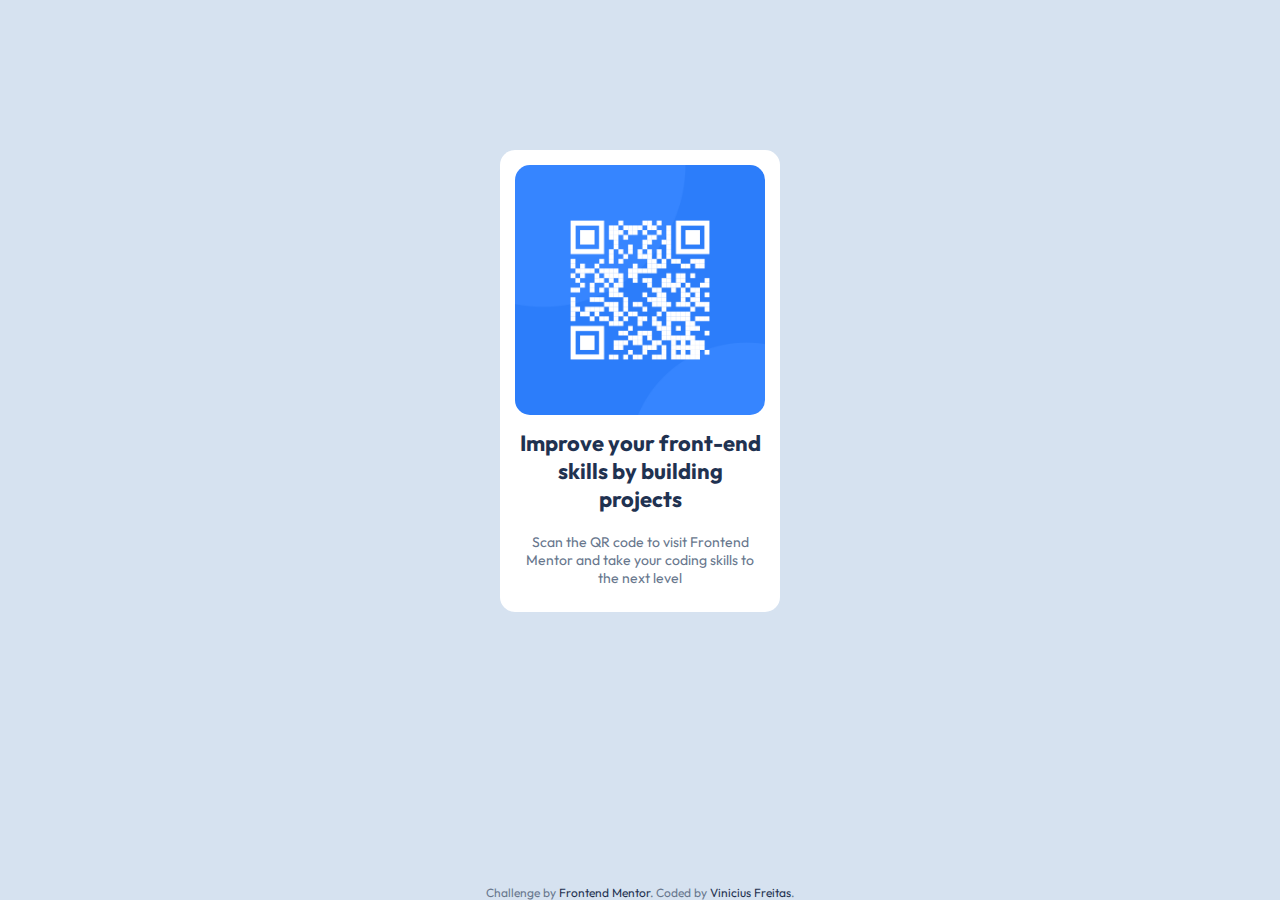
<file: qr-code/index.html>
<!DOCTYPE html>
<html lang="pt-br">

<head>
  <meta charset="UTF-8">
  <meta name="viewport" content="width=device-width, initial-scale=1.0">
  <!-- displays site properly based on user's device -->
  <link rel="icon" type="image/png" sizes="32x32" href="./images/favicon-32x32.png">
  <link rel="stylesheet" href="style.css">
  <link rel="preconnect" href="https://fonts.googleapis.com">
  <link rel="preconnect" href="https://fonts.gstatic.com" crossorigin>
  <link href="https://fonts.googleapis.com/css2?family=Outfit:wght@100..900&display=swap" rel="stylesheet">
  <title>Frontend Mentor | QR code component</title>
</head>

<body>


  <div class="flex-container">

    <div class="qr-code-box">
      <img src="images/image-qr-code.png" alt="">
      <div class="text-wraper">
        <h1>Improve your front-end skills by building projects</h1>
        <p>Scan the QR code to visit Frontend Mentor and take your coding skills to the next level</p>
      </div><!--text-wraper-->
    </div><!--qr-code-box-->

    <footer>
      Challenge by <a href="https://www.frontendmentor.io?ref=challenge" target="_blank">Frontend Mentor</a>.
      Coded by <a href="https://github.com/vinicius-f-santos/front-end-mentor">Vinicius Freitas</a>.
    </footer>

  </div><!--fkex-container-->


</body>

</html>
</file>
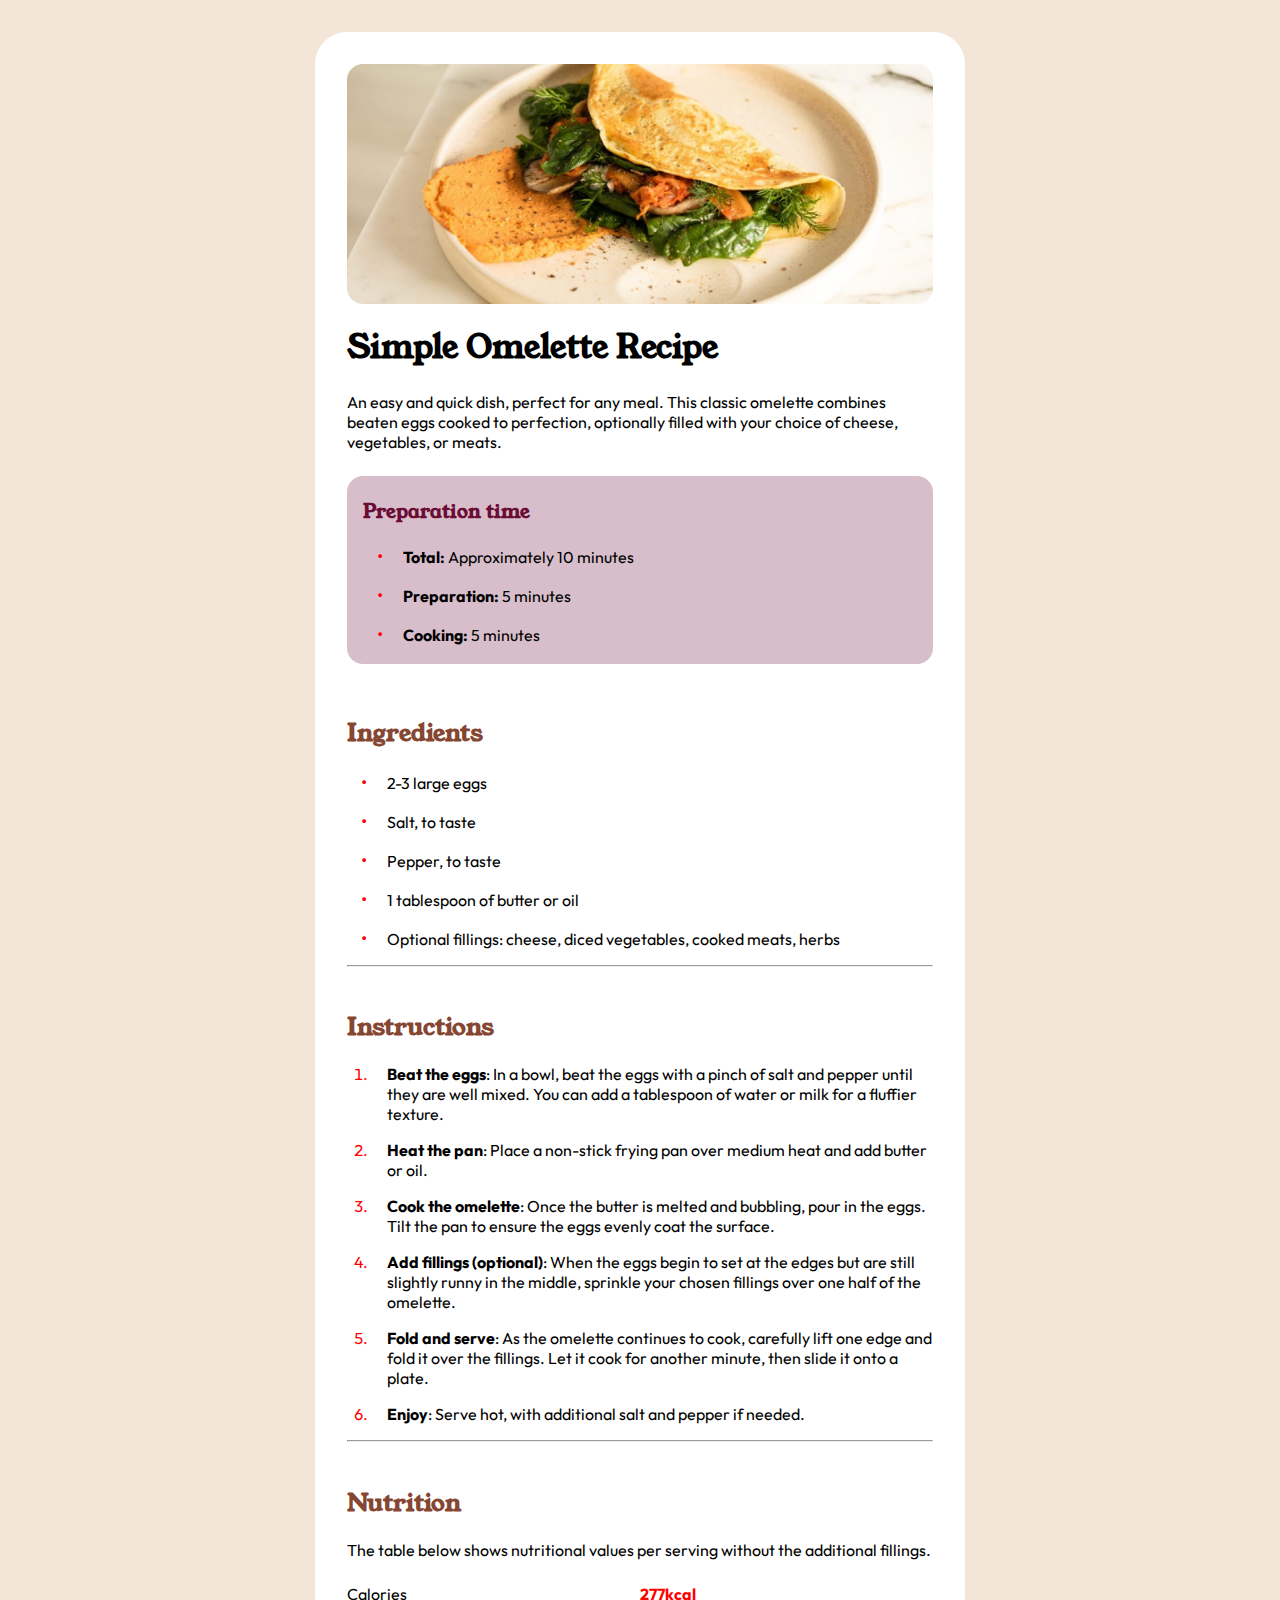
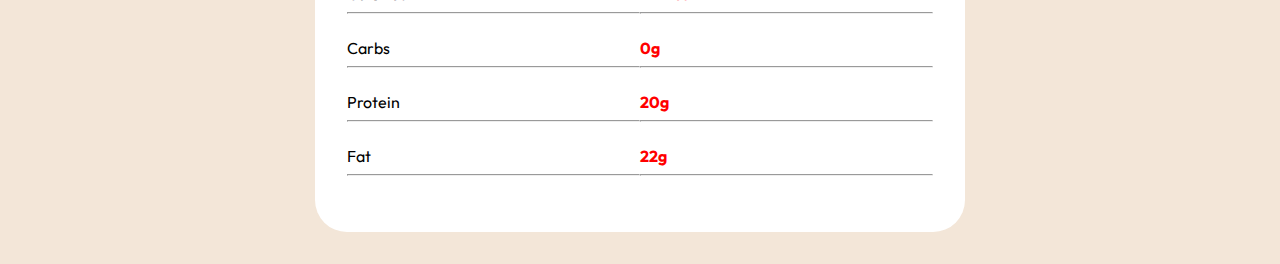
<file: recipe-page/index.html>
<!DOCTYPE html>
<html lang="en">

<head>
  <meta charset="UTF-8">
  <meta name="viewport" content="width=device-width, initial-scale=1.0">
  <!-- displays site properly based on user's device -->
  <link rel="icon" type="image/png" sizes="32x32" href="./assets/images/favicon-32x32.png">
  <link rel="stylesheet" href="css/style.css">
  <title>Frontend Mentor | Recipe page</title>
</head>

<body>

  <div class="container flex">

    <section class="introduction-recipe flex">
      <div class="img"></div>
      <div class="content-size">
        <h1>Simple Omelette Recipe</h1>
        <p class="intro">
          An easy and quick dish, perfect for any meal. This classic omelette combines beaten eggs cooked
          to perfection, optionally filled with your choice of cheese, vegetables, or meats.
        </p>

        <div class="container-preparation-time">
          <h3>Preparation time</h3>
          <ul>
            <li>
              <p><strong>Total:</strong> Approximately 10 minutes</p>
            </li>
            <li>
              <p><strong>Preparation:</strong> 5 minutes</p>
            </li>
            <li>
              <p><strong>Cooking:</strong> 5 minutes</p>
            </li>
          </ul>
        </div>
      </div>
    </section><!--introduction-recipe-->

    <section class="ingredients">
      <div class="content-size">
        <h2>Ingredients</h2>
        <ul>
          <li>
            <p>2-3 large eggs</p>
          </li>
          <li>
            <p>Salt, to taste</p>
          </li>
          <li>
            <p>Pepper, to taste</p>
          </li>
          <li>
            <p>1 tablespoon of butter or oil</p>
          </li>
          <li>
            <p>Optional fillings: cheese, diced vegetables, cooked meats, herbs</p>
          </li>
        </ul>
        <hr>
      </div>
    </section> <!--ingredients-->

    <section class="instructions">
      <div class="content-size">
        <h2>Instructions</h2>
        <ol>
          <li>
            <p>
              <strong>Beat the eggs</strong>: In a bowl, beat the eggs with a pinch of salt and pepper until they are
              well mixed.
              You can add a tablespoon of water or milk for a fluffier texture.
            </p>
          </li>
          <li>
            <p><strong>Heat the pan</strong>: Place a non-stick frying pan over medium heat and add butter or oil.</p>
          </li>
          <li>
            <p>
              <strong>Cook the omelette</strong>: Once the butter is melted and bubbling, pour in the eggs. Tilt the pan
              to ensure
              the eggs evenly coat the surface.
            </p>
          </li>
          <li>
            <p>
              <strong>Add fillings (optional)</strong>: When the eggs begin to set at the edges but are still slightly
              runny in the
              middle, sprinkle your chosen fillings over one half of the omelette.
            </p>
          </li>
          <li>
            <p>
              <strong>Fold and serve</strong>: As the omelette continues to cook, carefully lift one edge and fold it
              over the
              fillings. Let it cook for another minute, then slide it onto a plate.
            </p>
          </li>
          <li>
            <p><strong>Enjoy</strong>: Serve hot, with additional salt and pepper if needed.</p>
          </li>
        </ol>
        <hr>
      </div>
    </section><!--instructions-->

    <section class="nutritions">
      <div class="content-size">
        <h2>Nutrition</h2>
        <p>The table below shows nutritional values per serving without the additional fillings.</p>
        <div class="grid">
          <div class="item">Calories
            <hr>
          </div class="item">
          <div class="item-2">277kcal
            <hr>
          </div class="item">
          <div class="item">Carbs
            <hr>
          </div class="item">
          <div class="item-2">0g
            <hr>
          </div class="item">
          <div class="item">Protein
            <hr>
          </div class="item">
          <div class="item-2">20g
            <hr>
          </div class="item">
          <div class="item">Fat
            <hr>
          </div class="item">
          <div class="item-2">22g
            <hr>
          </div class="item">
        </div>
      </div>
    </section><!--nutritions-->

  </div><!--container-->

</body>

</html>
</file>
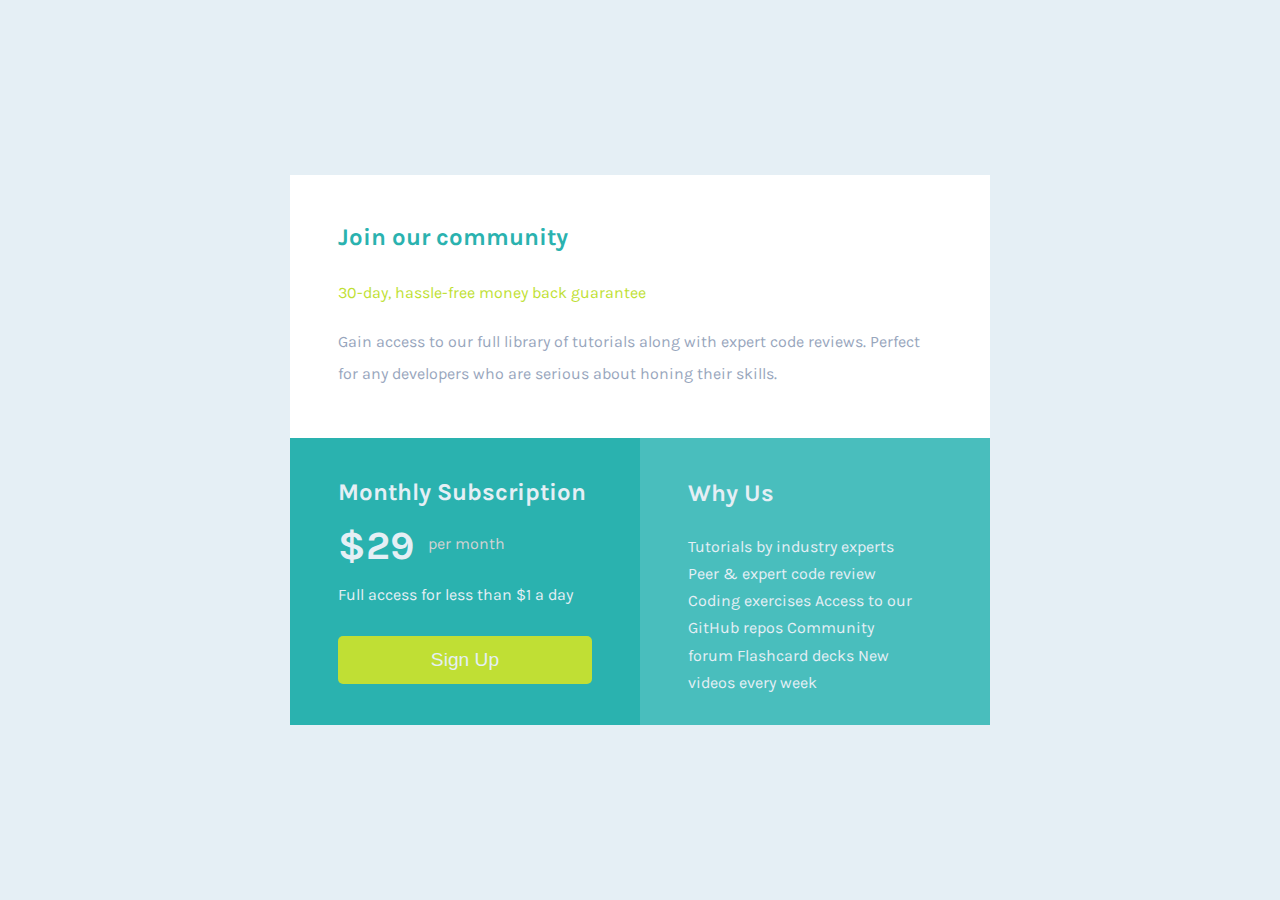
<file: single-price-grid/index.html>
<!DOCTYPE html>
<html lang="pt-br">
<head>
  <meta charset="UTF-8">
  <meta name="viewport" content="width=device-width, initial-scale=1.0">
  <link rel="icon" type="image/png" sizes="32x32" href="./images/favicon-32x32.png">
  <link rel="preconnect" href="https://fonts.googleapis.com">
  <link rel="preconnect" href="https://fonts.gstatic.com" crossorigin>
  <link href="https://fonts.googleapis.com/css2?family=Karla:ital,wght@0,200..800;1,200..800&display=swap" rel="stylesheet">
  <link rel="stylesheet" href="style.css">
  <title>Frontend Mentor | Single Price Grid Component</title>
</head>
<body>

  <div class="flex-container">
    <div class="grid-container">

      <section class="subscription-introduction">
        <div class="introduction-content-box">
          <h1 class="title">Join our community</h1>
          <p>30-day, hassle-free money back guarantee</p>
          <p>
            Gain access to our full library of tutorials along with expert code reviews.
            Perfect for any developers who are serious about honing their skills.
          </p>
        </div><!--introduction-content-box-->
      </section><!--subscription-introduction-->

      <section class="subscription-prices">
        <div class="prices-content-box">
          <p class="title">Monthly Subscription</p>
          <p><span class="dollar">&dollar;29</span> <span>per month</span></p>
          <p>Full access for less than &dollar;1 a day</p>
          <input type="submit" value="Sign Up"></input>
        </div><!--prices-content-box-->
      </section><!--subscription-prices-->

      <section class="subscription-information">
        <div class="information-content-box">
          <p class="title">Why Us</p>
          <p>
            Tutorials by industry experts
            Peer &amp; expert code review
            Coding exercises
            Access to our GitHub repos
            Community forum
            Flashcard decks
            New videos every week
          </p>
        </div><!--information-content-box-->
      </section>

    </div><!--grid-container-->
  </div><!--flex-container-->  
  
</body>
</html>
</file>
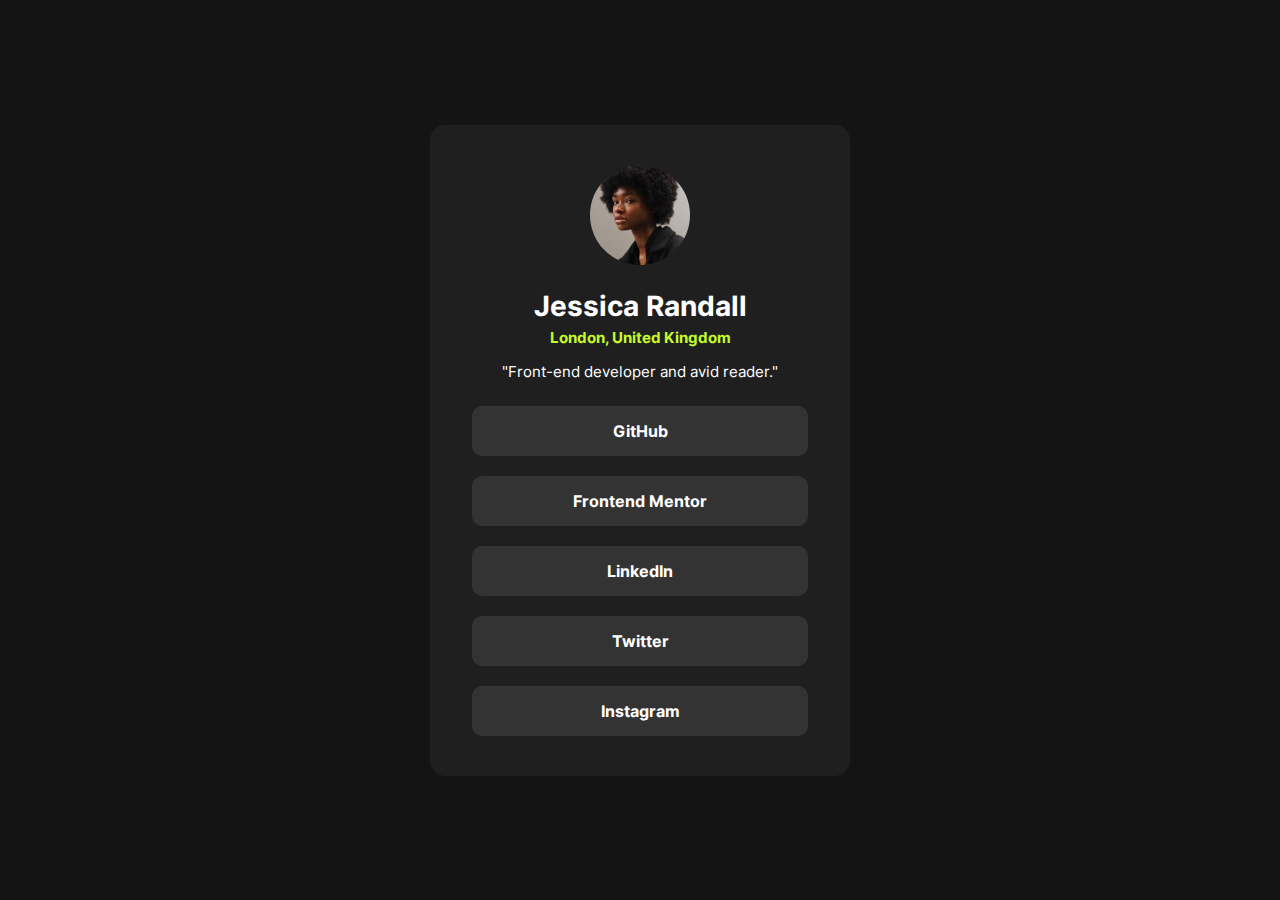
<file: social-links-profile/index.html>
<!DOCTYPE html>
<html lang="pt-br">
<head>
  <meta charset="UTF-8">
  <meta name="viewport" content="width=device-width, initial-scale=1.0"> <!-- displays site properly based on user's device -->

  <link rel="icon" type="image/png" sizes="32x32" href="./assets/images/favicon-32x32.png">
  <link rel="stylesheet" href="style.css">  
  <title>Frontend Mentor | Social links profile</title>
</head>
<body>

  <div class="flex-container">

    <main class="social-content">

      <div class="image">
        <img src="assets/images/avatar-jessica.jpeg" alt="">
      </div>

      <h1>Jessica Randall</h1>
      
      <h2>London, United Kingdom</h2>

      <p>"Front-end developer and avid reader."</p>
      

      <div class="social-profile-content"><a href="https://github.com/vinicius-f-santos">GitHub</a></div>
      <div class="social-profile-content"><a href="https://www.frontendmentor.io/home">Frontend Mentor</a></div>
      <div class="social-profile-content"><a href="https://www.linkedin.com/in/vinicius-freitas-s/">LinkedIn</a></div>
      <div class="social-profile-content"><a href="#">Twitter</a></div>
      <div class="social-profile-content"><a href="#">Instagram</a></div>

    </main><!--social-content-->

  </div><!--flex-container-->
  
</body>
</html>
</file>
<file: qr-code/style.css>
* {
    margin: 0;
    padding: 0;
    box-sizing: border-box;
}

html {
    font-size: 62.5%;
}

body {
    font-family: 'Outfit', sans-serif;
    font-size: 1.6rem;
    background-color: hsl(212, 45%, 89%);
}

.flex-container {
    display: flex;
    height: 100vh;
    width: 100vw;
    flex-direction: column;
    justify-content: space-between;
    align-items: center;
}

.qr-code-box {
    margin: 15rem 0;
    background-color: white;
    width: 28rem;
    padding: 1.5rem;
    border-radius: 1.5rem;
}

img {
    width: 100%;
    border-radius: 1.5rem;   
}

.text-wraper {
    width: 25rem;
    text-align: center;
}

.text-wraper h1 {
    color: hsl(218, 44%, 22%);
    font-size: 2.2rem;
    padding: 1rem 0;
}

.text-wraper p {
    color: hsl(216, 15%, 48%);
    font-size: 1.4rem;
    padding: 1rem 0;
}

footer {
    color: hsl(216, 15%, 48%);
    font-size: 1.2rem;
}

footer a {
    color: hsl(218, 44%, 22%);
    text-decoration: none;
}

/* Tamanhos de tela */

@media (max-width: 1200px) {
    .qr-code-box {
        margin: 27rem 0 0 0;
    }

    footer {
        margin-bottom: 5rem;
    }
}

@media (max-width: 926px) {
    .qr-code-box {
        margin: 10rem 0;
    }

    footer {
        margin-bottom: 1rem;
    }
}

@media (max-width: 320px) {
    .qr-code-box {
        margin: 2rem 0;
    }

    footer {
        margin-bottom: 1rem;
    }
}
</file>
<file: recipe-page/css/style.css>
/* Global */
@import url('https://fonts.googleapis.com/css2?family=Outfit:wght@100..900&family=Young+Serif&display=swap');

@import url('https://fonts.googleapis.com/css2?family=Outfit:wght@100..900&family=Young+Serif&display=swap');

* {
    box-sizing: border-box;
    -moz-box-sizing: border-box;
    -webkit-box-sizing: border-box;
}

html {
    font-size: 62.5%;
}

body {
    margin: 0;
    padding: 0;
    font-size: 1.6em;
    font-family: var(--outfit);
}

:root {
    --young: "Young Serif";
    --outfit: "Outfit";
    --white: hsl(0, 0%, 100%);
    --stone100: hsl(30, 54%, 90%);
    --stone150: hsl(30, 18%, 87%);
    --stone600: hsl(30, 10%, 34%);
    --stone900: hsl(24, 5%, 18%);
    --brown800: hsl(14, 45%, 36%);
    --rose800: hsl(332, 51%, 32%);
    --rose50: hsl(330, 100%, 98%);
}

.flex {
    display: flex;
}

.container {
    flex-direction: column;
}

/* End Global */

.content-size {
    padding: 0 10%;
}

h1, h2, h3 {
    font-family: var(--young);
    color: var(--brown800);
}

li::marker {
    color: red;
    word-spacing: 16px;
}

ul li::marker {
    content: "\2022\0020";
    font-size: 1.2em;
}

.introduction-recipe {
    flex-direction: column;
    align-content: center;
}

.introduction-recipe h1 {
    font-size: 2em;
    color: black;
}

.img {
    width: 100%;
    height: 200px;
    background-image: url(../assets/images/image-omelette.jpeg);
    background-size: 100% 100%;
    background-repeat: no-repeat;
}

.container-preparation-time {
    margin: 1.5em 0;
    background-color: hsla(332, 51%, 32%, 0.3);
    padding: 0.2em 1em;
    border-radius: 1em;
}

.container-preparation-time h3 {
    color: hsl(333, 80%, 23%);
}

section {
    padding: 0.5em 0;
}

.introduction-recipe {
    padding: 0;
}

.nutritions .grid {
    display: grid;
    grid-template-columns: 1fr 1fr;
}

.nutritions .grid > .item, .item-2  {
    padding: 0.5em 0;
}

.nutritions .item-2 {
    color: red;
    font-weight: bold;
}

@media (min-width: 1000px)  {

    body {
        display: flex;
        align-items: center;
        justify-content: center;
        padding: 2em 0;
        background-color: var(--stone100);
    }

    .container {
        background-color: white;
        padding: 2em;
        width: 650px;
        border-radius: 2em;
    }

    .content-size {
        padding: 0;
    }

    .img {
        height: 240px;
        border-radius: 1em;
    }
}
</file>
<file: single-price-grid/style.css>
* {
    margin: 0;
    padding: 0;
    box-sizing: border-box;
}

:root {
    --primaryCyan: hsl(179, 62%, 43%);
    --primaryBrightYellow: hsl(71, 73%, 54%);
    --neutralLightGray: hsl(204, 43%, 93%);
    --grayishBlue: hsl(218, 22%, 67%);
}

body {
    height: 100%;
    padding: 18rem 0;
    background-color: var(--neutralLightGray);
    font-family: "Karla", sans-serif;
}

.flex-container {
    display: flex;
    justify-content: center;
    align-items: center;
    height: 100vh;
}

.grid-container {
    display: grid;
    width: 90%;
}

.title {
    font-weight: bold;
    font-size: 1.5rem;
    color: var(--neutralLightGray);
}

section.subscription-introduction {
    padding: 1rem;
    background-color: white;
}

.subscription-introduction h1 {
    padding: 2rem 0 1.5rem 0;
    color: var(--primaryCyan);
}

.subscription-introduction p {
    padding: 0.5rem 0;
}

.subscription-introduction p:nth-of-type(1) {
    color: var(--primaryBrightYellow);
}

.subscription-introduction p:nth-of-type(2) {
    color: var(--grayishBlue);
    padding: 1rem 0 2rem 0;
    line-height: 2rem;
}

section.subscription-prices {
    background-color: var(--primaryCyan);
    padding: 1rem;
}

.subscription-prices p {
    color: var(--neutralLightGray);
    padding: 0.5rem 0;
}

.subscription-prices span:nth-child(1) {
    font-size: 2.5rem;
    font-weight: bold;
}

.subscription-prices span:nth-child(2) {
    color: lightgray;
    position: relative;
    top: -10px;
    left: 10px;
}

.subscription-prices input {
    background-color: var(--primaryBrightYellow);
    border: 0;
    width: 100%;
    height: 3rem;
    margin: 1.5rem 0 0.5rem 0;
    color: var(--neutralLightGray);
    border-radius: 5px;
    cursor: pointer;
    font-size: 1.2rem;
}

section.subscription-information {
    background-color: #49bebd;
    padding: 1rem;
    color: var(--neutralLightGray);
}

.subscription-information p {
    width: 90%;
    line-height: 1.7rem;
    padding: 0.8rem 0;
}

@media (min-width: 375px) {
    body {
        padding: 20em 0;
    }
}

@media (min-height: 200px) {
    body {
        padding: 20rem 0;
    }

    .grid-container {
        width: 80%;
    }

    .subscription-introduction h1 {
        padding: 2rem 0 1.5rem 0;
    }

    .subscription-introduction p:nth-of-type(2) {
        padding: 1rem 0 2rem 0;
        line-height: 2rem;
    }
}

@media (min-width: 768px) {
    body {
        padding: 0;
    }

    .grid-container {
        width: 700px;
        grid-template-columns: 4fr 2fr 2fr;
    }

    .subscription-introduction {
        grid-row-start: 1;
        grid-row-end: 2;
        grid-column-start: 1;
        grid-column-end: 4;
    }

    .introduction-content-box {
        padding: 0 2rem;
    }

    .prices-content-box {
        padding: 1rem 2rem 0 2rem;
    }

    .subscription-information {
        grid-column-start: 2;
        grid-column-end: 4;
    }

    .information-content-box {
        padding: 0.8rem 2rem 0 2rem;
    }
}
</file>
<file: social-links-profile/style.css>
* {
    margin: 0;
    padding: 0;
    box-sizing: border-box;
}

@font-face {
    font-family: Inter;
    src: url(assets/fonts/Inter-VariableFont_slnt\,wght.ttf);
}

:root {
    --grey900: hsl(0, 0%, 8%);
    --grey800: hsl(0, 0%, 12%);
    --grey700: hsl(0, 0%, 20%);
    --white: hsl(0, 0%, 100%);
    --green: hsl(75, 94%, 57%);
}

html {
    font-size: 62.5%;
}

body {
    font-family: 'Inter', sans-serif;
    background-color: var(--grey900);
    font-size: 1.6rem;
    height: 100vh;
}

div.flex-container {
    display: flex;
    align-items: center;
    justify-content: center;
    align-content: center;
    height: 100%;
}

main.social-content {
    display: flex;
    flex-flow: column;
    align-items: center;
    align-self: center;
    width: 42rem;
    background-color: var(--grey800);
    text-align: center;
    padding: 3rem 0;
    border-radius: 1.5rem;
}

div.image {
    padding: 1rem 0;
}

div.image img {
    width: 10rem;
    border-radius: 50%;
}

h1 {
    padding: 1rem 0 0 0;
    font-size: 2.8rem;
    color: var(--white);
}

h2 {
    padding: 0.5rem 0 0 0;
    font-size: 1.5rem;
    color: var(--green);
}

p {
    padding: 1.5rem 0;
    font-size: 1.5rem;
    color: var(--white);
}

div.social-profile-content {
    width: 80%;
    padding: 1.5rem;
    margin: 1rem 0;
    background-color: var(--grey700);
    border-radius: 1rem;
}

div.social-profile-content a {
    font-weight: bold;
    color: var(--white);
    text-decoration: none;
}

div.social-profile-content:hover  {
    background-color: var(--green);
}

div.social-profile-content:hover a{
    color: black;
}


@media (max-width: 500px) {
    main.social-content {
        width: 90%;
    }

    body {
        height: 100%;
        padding: 3rem 0;
    }
}

@media (max-height: 500px) {
    body {
        height: 100%;
        padding: 15rem 0;
    }
}
</file>
